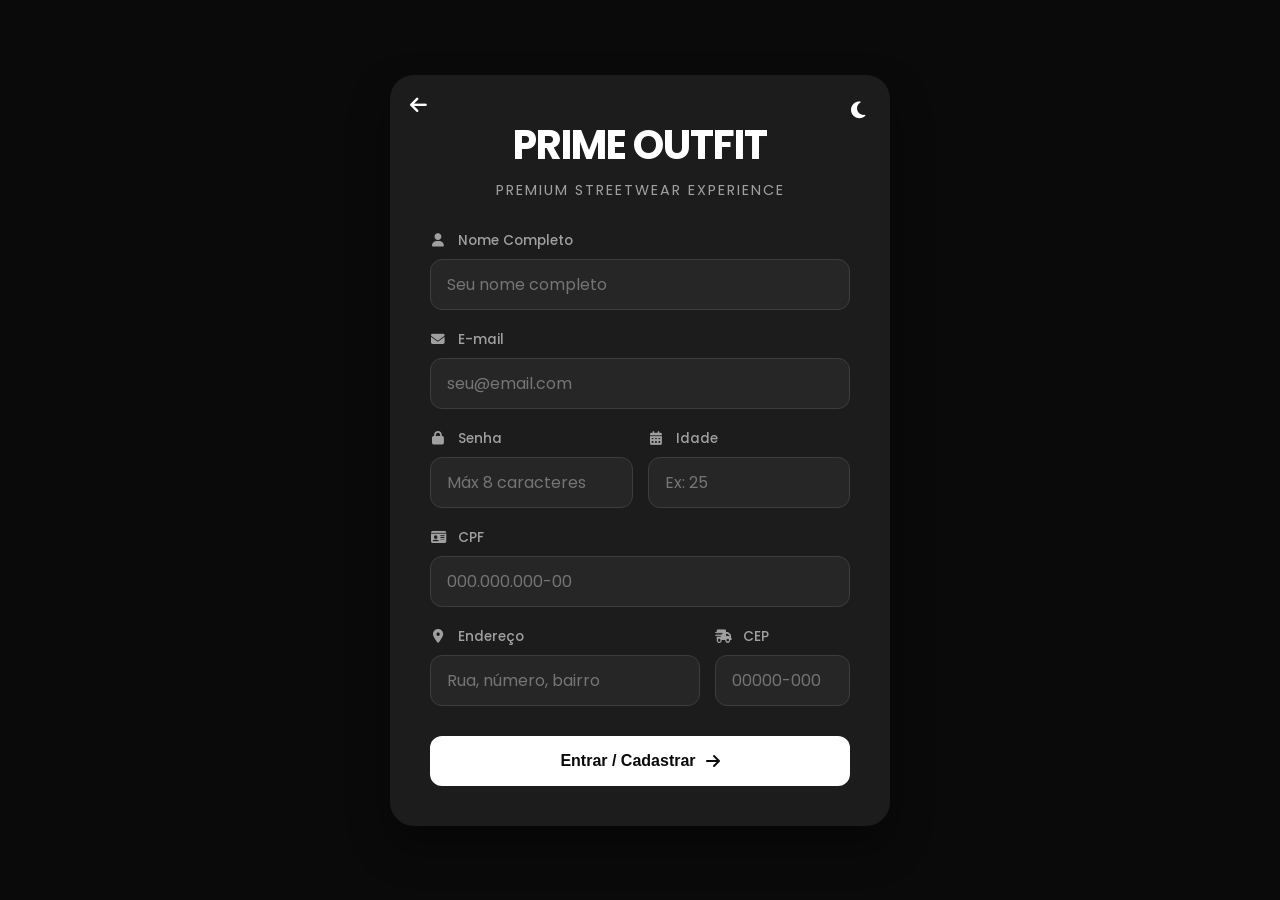
<file: cadastrotest.html>
<!DOCTYPE html>
<html lang="pt-br">

<head>
    <meta charset="UTF-8">
    <meta name="viewport" content="width=device-width, initial-scale=1.0">
    <title>Prime Outfit | Login & Cadastro</title>

    <link rel="stylesheet" href="cadastro.css">

    <link rel="preconnect" href="https://fonts.googleapis.com">
    <link rel="preconnect" href="https://fonts.gstatic.com" crossorigin>

    <link href="https://fonts.googleapis.com/css2?family=Poppins:wght@300;400;500;600;700&family=Playfair+Display:wght@700&display=swap"
        rel="stylesheet">

    <link rel="stylesheet"
        href="https://cdnjs.cloudflare.com/ajax/libs/font-awesome/6.4.0/css/all.min.css">
</head>

<body class="dark-theme">

    <div class="container">

        <div class="auth-card">

            <div class="card-header">

                <button type="button" 
                    onclick="window.history.back()" 
                    class="back-btn" 
                    aria-label="Voltar"
                    style="background: none; border: none; color: inherit; cursor: pointer; font-size: 1.2rem; position: absolute; left: 20px; top: 20px;">
                    <i class="fas fa-arrow-left"></i>
                </button>

                <button id="theme-toggle"
                    class="theme-btn"
                    aria-label="Alternar tema">

                    <i class="fas fa-moon"></i>

                </button>

                <h1 class="brand-logo">
                    Prime Outfit
                </h1>

                <p class="subtitle">
                    Premium Streetwear Experience
                </p>

            </div>

            <form id="auth-form" novalidate>

                <div class="input-group">

                    <label for="nome">
                        <i class="fas fa-user"></i>
                        Nome Completo
                    </label>

                    <input type="text"
                        id="nome"
                        name="nome"
                        placeholder="Seu nome completo"
                        required>

                    <span class="error-msg">
                        Nome é obrigatório
                    </span>

                </div>

                <div class="input-group">

                    <label for="email">
                        <i class="fas fa-envelope"></i>
                        E-mail
                    </label>

                    <input type="email"
                        id="email"
                        name="email"
                        placeholder="seu@email.com"
                        required>

                    <span class="error-msg">
                        E-mail inválido
                    </span>

                </div>

                <div class="row">

                    <div class="input-group">

                        <label for="senha">
                            <i class="fas fa-lock"></i>
                            Senha
                        </label>

                        <input type="password"
                            id="senha"
                            name="senha"
                            maxlength="8"
                            placeholder="Máx 8 caracteres"
                            required>

                        <span class="error-msg">
                            Senha obrigatória
                        </span>

                    </div>

                    <div class="input-group">

                        <label for="idade">
                            <i class="fas fa-calendar-alt"></i>
                            Idade
                        </label>

                        <input type="number"
                            id="idade"
                            name="idade"
                            placeholder="Ex: 25"
                            required>

                        <span class="error-msg">
                            Idade obrigatória
                        </span>

                    </div>

                </div>

                <div class="input-group">

                    <label for="cpf">
                        <i class="fas fa-id-card"></i>
                        CPF
                    </label>

                    <input type="text"
                        id="cpf"
                        name="cpf"
                        placeholder="000.000.000-00"
                        maxlength="14"
                        required>

                    <span class="error-msg">
                        CPF inválido
                    </span>

                </div>

                <div class="row">

                    <div class="input-group flex-2">

                        <label for="endereco">
                            <i class="fas fa-map-marker-alt"></i>
                            Endereço
                        </label>

                        <input type="text"
                            id="endereco"
                            name="endereco"
                            placeholder="Rua, número, bairro"
                            required>

                        <span class="error-msg">
                            Endereço obrigatório
                        </span>

                    </div>

                    <div class="input-group">

                        <label for="cep">
                            <i class="fas fa-truck-fast"></i>
                            CEP
                        </label>

                        <input type="text"
                            id="cep"
                            name="cep"
                            placeholder="00000-000"
                            maxlength="9"
                            required>

                        <span class="error-msg">
                            CEP inválido
                        </span>

                    </div>

                </div>

                <button type="submit"
                    class="submit-btn">

                    <span>
                        Entrar / Cadastrar
                    </span>

                    <i class="fas fa-arrow-right"></i>

                </button>

            </form>

        </div>

    </div>

    <script src="script.js"></script>

</body>

</html>
</file>
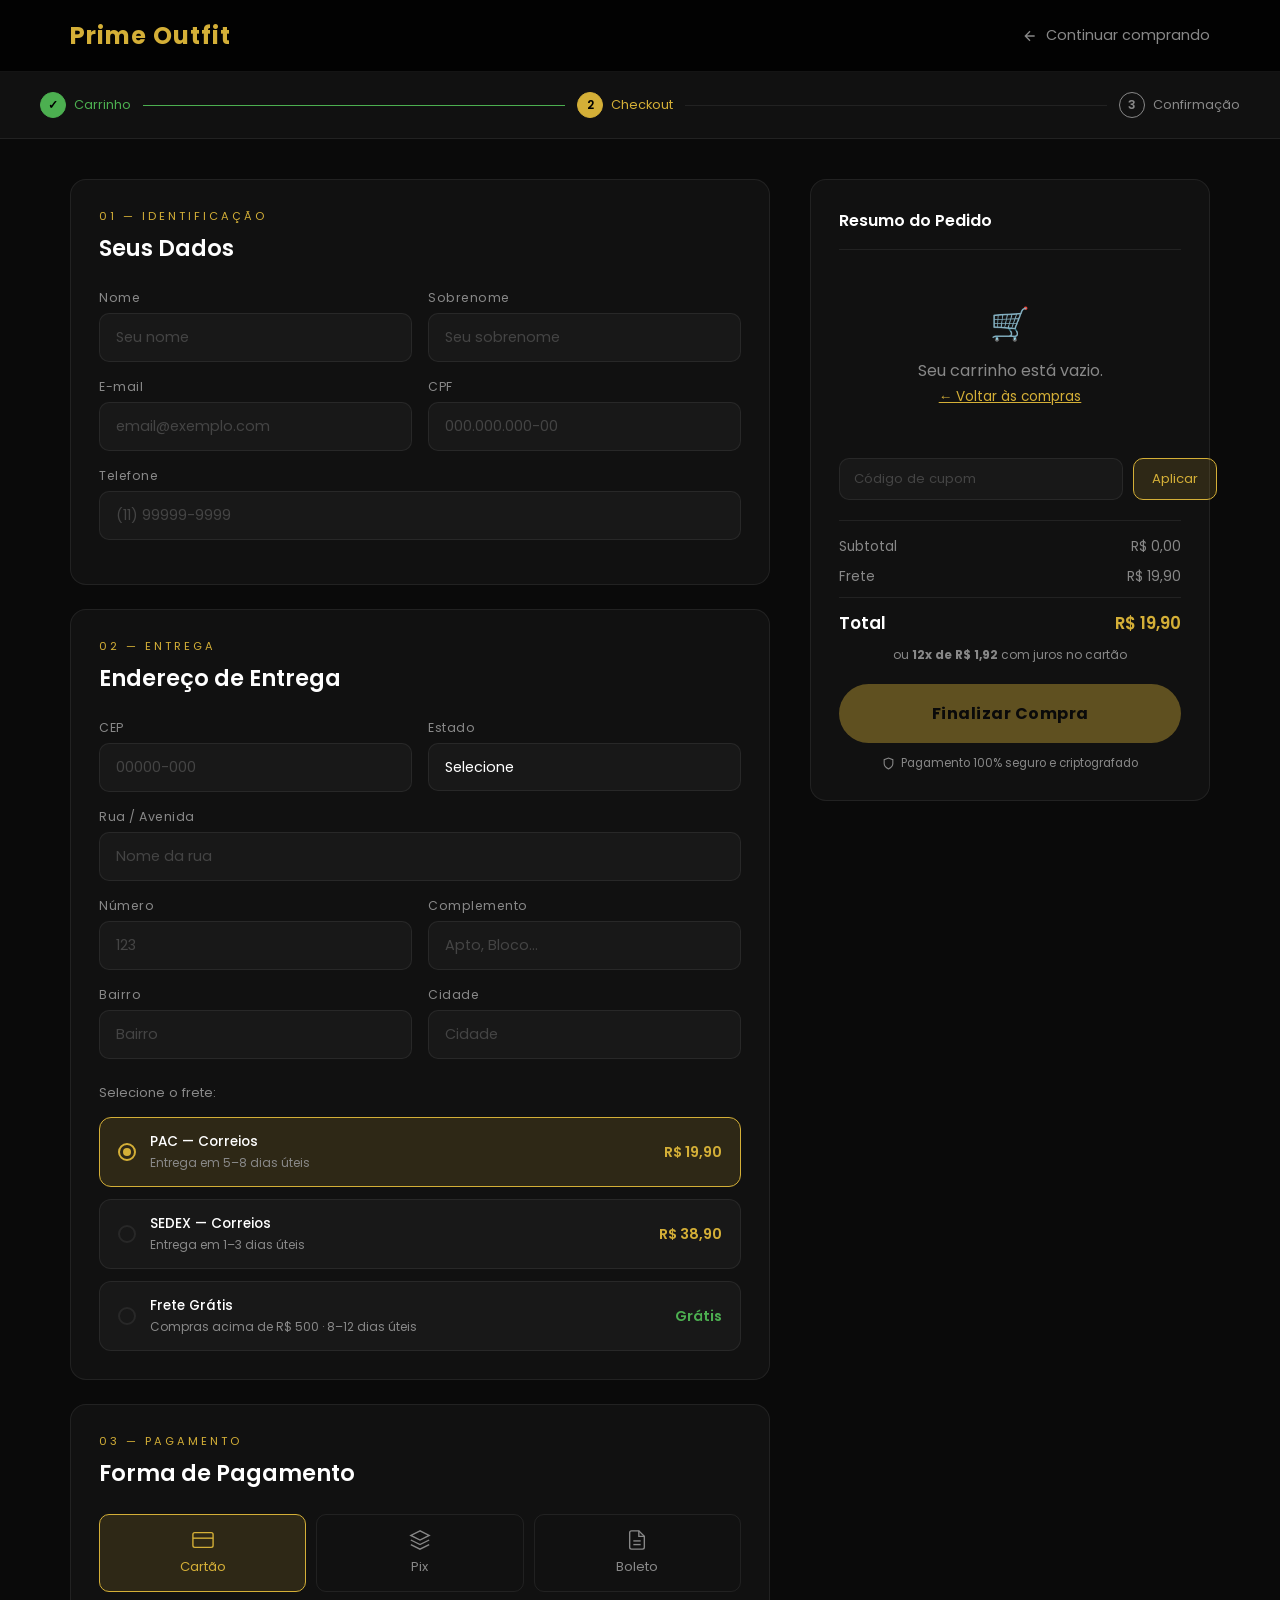
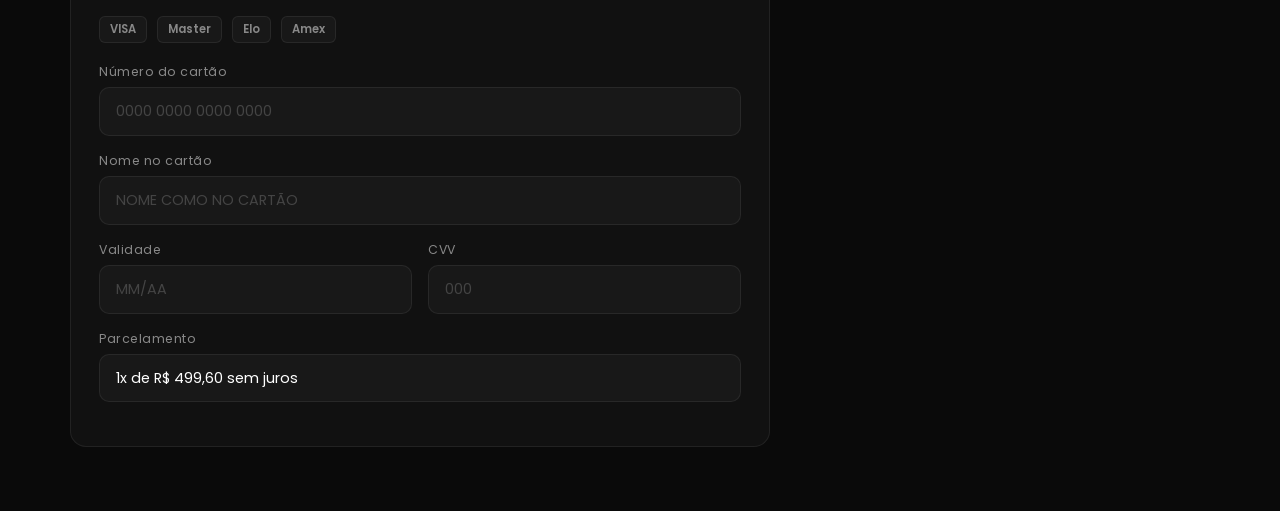
<file: checkout.html>
<!DOCTYPE html>
<html lang="pt-BR">
<head>
  <meta charset="UTF-8" />
  <meta name="viewport" content="width=device-width, initial-scale=1.0" />
  <title>Prime Outfit | Finalizar Compra</title>
  <link rel="preconnect" href="https://fonts.googleapis.com" />
  <link rel="preconnect" href="https://fonts.gstatic.com" crossorigin />
  <link href="https://fonts.googleapis.com/css2?family=Poppins:wght@300;400;500;600;700&display=swap" rel="stylesheet" />
  <link rel="stylesheet" href="checkout.css" />
</head>
<body>

  <!-- HEADER -->
  <header>
    <div class="header-inner">
      <div class="logo">Prime Outfit</div>
      <a href="index.html" class="back-link">
        <svg viewBox="0 0 24 24" fill="none" stroke="currentColor" stroke-width="2"><path d="M19 12H5M12 5l-7 7 7 7"/></svg>
        Continuar comprando
      </a>
    </div>
  </header>

  <!-- BARRA DE PROGRESSO -->
  <div class="progress-bar">
    <div class="progress-inner">
      <div class="step done">
        <div class="step-num">✓</div>
        <span>Carrinho</span>
      </div>
      <div class="step-line done"></div>
      <div class="step active">
        <div class="step-num">2</div>
        <span>Checkout</span>
      </div>
      <div class="step-line"></div>
      <div class="step">
        <div class="step-num">3</div>
        <span>Confirmação</span>
      </div>
    </div>
  </div>

  <!-- LAYOUT -->
  <div class="checkout-layout">

    <!-- COLUNA ESQUERDA -->
    <div class="left-col">

      <!-- DADOS PESSOAIS -->
      <div class="card">
        <p class="section-label">01 — Identificação</p>
        <h2 class="section-title">Seus Dados</h2>
        <div class="form-row">
          <div class="form-group">
            <label>Nome</label>
            <input type="text" placeholder="Seu nome" id="nomeInput" />
          </div>
          <div class="form-group">
            <label>Sobrenome</label>
            <input type="text" placeholder="Seu sobrenome" id="sobrenomeInput" />
          </div>
        </div>
        <div class="form-row">
          <div class="form-group">
            <label>E-mail</label>
            <input type="email" placeholder="email@exemplo.com" id="emailInput" />
          </div>
          <div class="form-group">
            <label>CPF</label>
            <input type="text" placeholder="000.000.000-00" maxlength="14" id="cpfInput" />
          </div>
        </div>
        <div class="form-group">
          <label>Telefone</label>
          <input type="tel" placeholder="(11) 99999-9999" id="telefoneInput" />
        </div>
      </div>

      <!-- ENDEREÇO -->
      <div class="card">
        <p class="section-label">02 — Entrega</p>
        <h2 class="section-title">Endereço de Entrega</h2>
        <div class="form-row">
          <div class="form-group">
            <label>CEP</label>
            <input type="text" placeholder="00000-000" maxlength="9" id="cepInput" />
          </div>
          <div class="form-group">
            <label>Estado</label>
            <select id="estadoInput">
              <option value="">Selecione</option>
              <option>SP</option><option>RJ</option><option>MG</option>
              <option>RS</option><option>PR</option><option>SC</option>
              <option>BA</option><option>GO</option><option>DF</option>
            </select>
          </div>
        </div>
        <div class="form-group">
          <label>Rua / Avenida</label>
          <input type="text" placeholder="Nome da rua" id="ruaInput" />
        </div>
        <div class="form-row">
          <div class="form-group">
            <label>Número</label>
            <input type="text" placeholder="123" id="numeroInput" />
          </div>
          <div class="form-group">
            <label>Complemento</label>
            <input type="text" placeholder="Apto, Bloco..." />
          </div>
        </div>
        <div class="form-row">
          <div class="form-group">
            <label>Bairro</label>
            <input type="text" placeholder="Bairro" id="bairroInput" />
          </div>
          <div class="form-group">
            <label>Cidade</label>
            <input type="text" placeholder="Cidade" id="cidadeInput" />
          </div>
        </div>

        <!-- FRETE -->
        <p style="font-size:0.82rem;color:var(--muted);margin-bottom:14px;margin-top:8px;">Selecione o frete:</p>
        <div class="shipping-options">
          <label class="shipping-opt selected" onclick="selectShip(this)">
            <input type="radio" name="ship" checked />
            <div class="radio-circle"><div class="radio-dot"></div></div>
            <div class="ship-info">
              <div class="ship-name">PAC — Correios</div>
              <div class="ship-days">Entrega em 5–8 dias úteis</div>
            </div>
            <div class="ship-price">R$ 19,90</div>
          </label>
          <label class="shipping-opt" onclick="selectShip(this)">
            <input type="radio" name="ship" />
            <div class="radio-circle"><div class="radio-dot"></div></div>
            <div class="ship-info">
              <div class="ship-name">SEDEX — Correios</div>
              <div class="ship-days">Entrega em 1–3 dias úteis</div>
            </div>
            <div class="ship-price">R$ 38,90</div>
          </label>
          <label class="shipping-opt" onclick="selectShip(this)">
            <input type="radio" name="ship" />
            <div class="radio-circle"><div class="radio-dot"></div></div>
            <div class="ship-info">
              <div class="ship-name">Frete Grátis</div>
              <div class="ship-days">Compras acima de R$ 500 · 8–12 dias úteis</div>
            </div>
            <div class="ship-price" style="color:#4caf50;">Grátis</div>
          </label>
        </div>
      </div>

      <!-- PAGAMENTO -->
      <div class="card">
        <p class="section-label">03 — Pagamento</p>
        <h2 class="section-title">Forma de Pagamento</h2>

        <div class="pay-tabs">
          <button class="pay-tab active" onclick="showPayment('card', this)">
            <svg viewBox="0 0 24 24" fill="none" stroke="currentColor" stroke-width="1.5"><rect x="1" y="4" width="22" height="16" rx="2"/><line x1="1" y1="10" x2="23" y2="10"/></svg>
            Cartão
          </button>
          <button class="pay-tab" onclick="showPayment('pix', this)">
            <svg viewBox="0 0 24 24" fill="none" stroke="currentColor" stroke-width="1.5"><path d="M12 2L2 7l10 5 10-5-10-5zM2 17l10 5 10-5M2 12l10 5 10-5"/></svg>
            Pix
          </button>
          <button class="pay-tab" onclick="showPayment('boleto', this)">
            <svg viewBox="0 0 24 24" fill="none" stroke="currentColor" stroke-width="1.5"><path d="M14 2H6a2 2 0 0 0-2 2v16a2 2 0 0 0 2 2h12a2 2 0 0 0 2-2V8z"/><polyline points="14,2 14,8 20,8"/><line x1="8" y1="13" x2="16" y2="13"/><line x1="8" y1="17" x2="16" y2="17"/></svg>
            Boleto
          </button>
        </div>

        <!-- CARTÃO -->
        <div id="panelCard">
          <div class="card-icons">
            <span class="card-brand">VISA</span>
            <span class="card-brand">Master</span>
            <span class="card-brand">Elo</span>
            <span class="card-brand">Amex</span>
          </div>
          <div class="form-group">
            <label>Número do cartão</label>
            <input type="text" placeholder="0000 0000 0000 0000" maxlength="19" id="cardNum" />
          </div>
          <div class="form-group">
            <label>Nome no cartão</label>
            <input type="text" placeholder="NOME COMO NO CARTÃO" style="text-transform:uppercase;" id="cardNameInput" />
          </div>
          <div class="form-row">
            <div class="form-group">
              <label>Validade</label>
              <input type="text" placeholder="MM/AA" maxlength="5" id="cardExp" />
            </div>
            <div class="form-group">
              <label>CVV</label>
              <input type="text" placeholder="000" maxlength="4" id="cardCvv" />
            </div>
          </div>
          <div class="form-group">
            <label>Parcelamento</label>
            <select>
              <option>1x de R$ 499,60 sem juros</option>
              <option>2x de R$ 249,80 sem juros</option>
              <option>3x de R$ 166,53 sem juros</option>
              <option>6x de R$ 83,27 sem juros</option>
              <option>12x de R$ 45,60 com juros</option>
            </select>
          </div>
        </div>

        <!-- PIX -->
        <div id="panelPix" class="pix-panel">
          <p style="color:var(--muted);font-size:0.85rem;margin-bottom:18px;">Escaneie o QR Code ou copie o código abaixo para pagar via Pix.</p>
          <div class="pix-qr">
            <svg viewBox="0 0 80 80" fill="none" xmlns="http://www.w3.org/2000/svg">
              <rect width="80" height="80" fill="white"/>
              <rect x="5" y="5" width="25" height="25" rx="2" fill="#111"/>
              <rect x="9" y="9" width="17" height="17" rx="1" fill="white"/>
              <rect x="13" y="13" width="9" height="9" fill="#111"/>
              <rect x="50" y="5" width="25" height="25" rx="2" fill="#111"/>
              <rect x="54" y="9" width="17" height="17" rx="1" fill="white"/>
              <rect x="58" y="13" width="9" height="9" fill="#111"/>
              <rect x="5" y="50" width="25" height="25" rx="2" fill="#111"/>
              <rect x="9" y="54" width="17" height="17" rx="1" fill="white"/>
              <rect x="13" y="58" width="9" height="9" fill="#111"/>
              <rect x="35" y="35" width="5" height="5" fill="#d4af37"/>
              <rect x="43" y="35" width="5" height="5" fill="#d4af37"/>
              <rect x="35" y="43" width="5" height="5" fill="#d4af37"/>
              <rect x="43" y="43" width="5" height="5" fill="#d4af37"/>
              <rect x="50" y="35" width="5" height="5" fill="#111"/>
              <rect x="58" y="35" width="5" height="5" fill="#111"/>
              <rect x="66" y="35" width="5" height="5" fill="#111"/>
              <rect x="50" y="50" width="5" height="5" fill="#111"/>
              <rect x="58" y="58" width="5" height="5" fill="#111"/>
            </svg>
          </div>
          <div class="pix-code">00020126580014br.gov.bcb.pix0136a8f3b8c2-3d19-4a70-b9f1-primeoutfit520400005303986540549.605802BR5914PrimeOutfitLTD6009SaoPaulo62290525primeoutfit2026checkout6304AB12</div>
          <button class="btn-copy" onclick="copyPix()">Copiar código Pix</button>
          <p style="font-size:0.75rem;color:var(--muted);margin-top:12px;">Válido por <strong style="color:var(--gold);">30 minutos</strong></p>
        </div>

        <!-- BOLETO -->
        <div id="panelBoleto" class="boleto-panel">
          <p style="color:var(--muted);font-size:0.85rem;margin-bottom:18px;">Vencimento em <strong style="color:var(--text);">3 dias úteis</strong>.</p>
          <div class="boleto-line">7891 2345 6789 0 1234 5678 9012 3 4567 8901 2345 6 78</div>
          <button class="btn-copy" onclick="copyBoleto()">Copiar linha digitável</button>
        </div>
      </div>
    </div>

    <!-- COLUNA DIREITA — RESUMO DINÂMICO -->
    <div class="summary-card">
      <div class="summary-title">Resumo do Pedido</div>

      <!-- Os itens são injetados aqui pelo checkout.js -->
      <div id="orderItems"></div>

      <!-- CUPOM -->
      <div class="coupon-row">
        <input class="coupon-input" type="text" placeholder="Código de cupom" id="couponField" />
        <button class="coupon-btn" onclick="applyCoupon()">Aplicar</button>
      </div>
      <p id="couponMsg" style="font-size:0.75rem;margin-top:-8px;margin-bottom:8px;display:none;"></p>

      <!-- TOTAIS -->
      <div class="totals">
        <div class="total-row">
          <span>Subtotal</span>
          <span id="subtotal">R$ 0,00</span>
        </div>
        <div class="total-row">
          <span>Frete</span>
          <span id="shipLabel">R$ 19,90</span>
        </div>
        <div class="total-row discount" id="discountRow" style="display:none;">
          <span>Desconto (PRIME10)</span>
          <span id="discountVal">− R$ 0,00</span>
        </div>
        <div class="total-row grand">
          <span>Total</span>
          <span id="grandTotal">R$ 0,00</span>
        </div>
      </div>

      <p class="installments">ou <strong>12x de R$ 0,00</strong> com juros no cartão</p>

      <button class="btn-confirm" onclick="confirmOrder()">
        Finalizar Compra
      </button>

      <p class="security-note">
        <svg viewBox="0 0 24 24" fill="none" stroke="currentColor" stroke-width="2"><path d="M12 22s8-4 8-10V5l-8-3-8 3v7c0 6 8 10 8 10z"/></svg>
        Pagamento 100% seguro e criptografado
      </p>
    </div>

  </div>

  <!-- SUCCESS OVERLAY -->
  <div id="successOverlay">
    <div class="success-box">
      <div class="success-icon">
        <svg viewBox="0 0 24 24" fill="none" stroke="currentColor" stroke-width="2.5"><polyline points="20,6 9,17 4,12"/></svg>
      </div>
      <h2>Pedido Confirmado!</h2>
      <p>Seu pedido <span class="order-num">#PO-2026-4891</span> foi recebido com sucesso.<br>Você receberá um e-mail de confirmação em breve.</p>
      <button class="btn-track" onclick="window.location.href='index.html'">Continuar Comprando</button>
    </div>
  </div>

  <script src="checkout.js"></script>

</body>
</html>
</file>
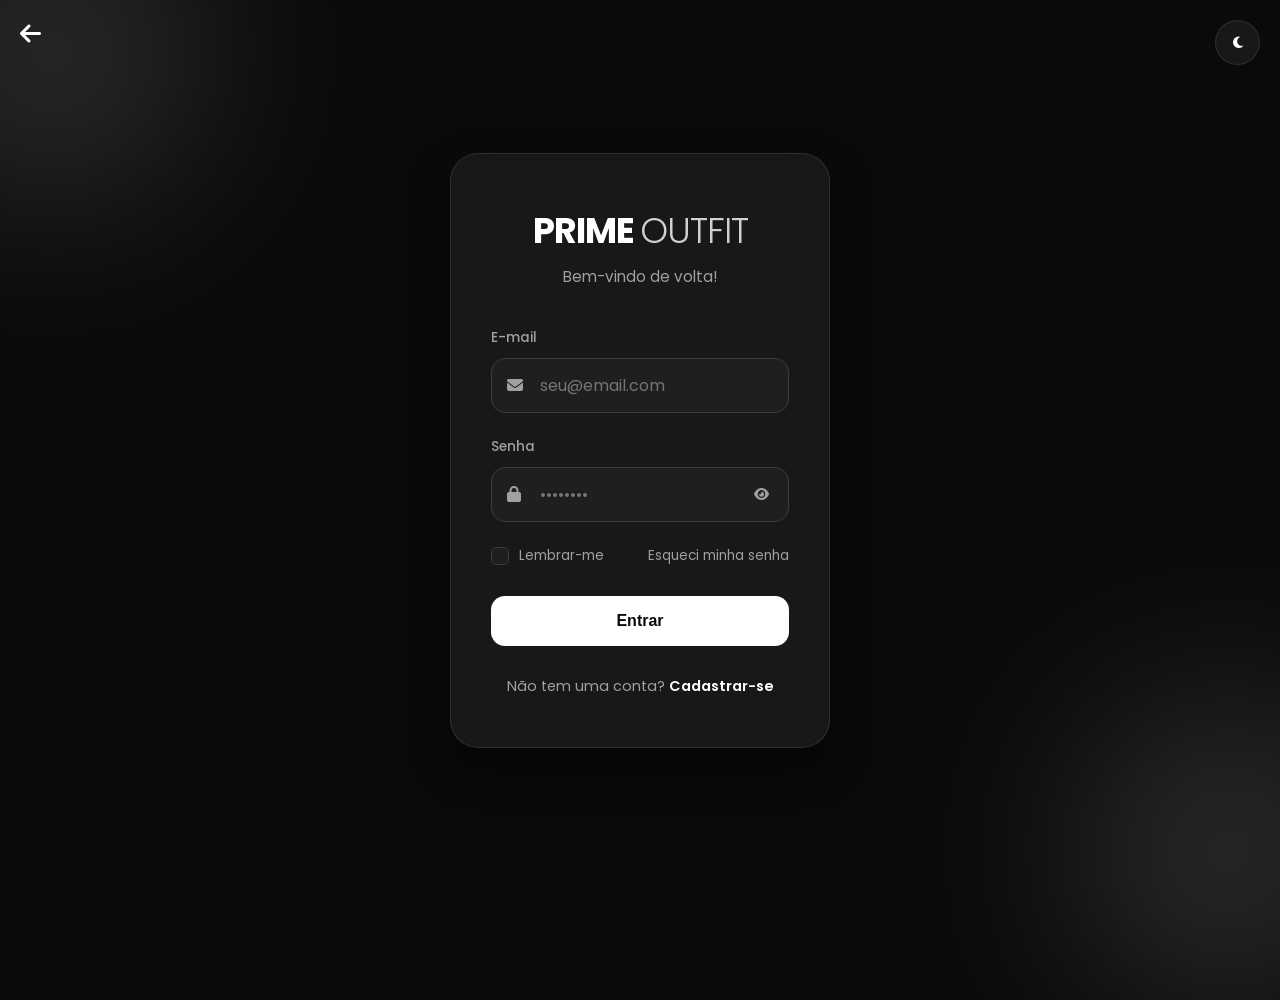
<file: login.html>
<!DOCTYPE html>
<html lang="pt-br">
<head>
    <meta charset="UTF-8">
    <meta name="viewport" content="width=device-width, initial-scale=1.0">
    <title>Login | Prime Outfit</title>
    <link rel="stylesheet" href="login.css">
    <link href="https://fonts.googleapis.com/css2?family=Poppins:wght@300;400;500;600;700&display=swap" rel="stylesheet">
    <link rel="stylesheet" href="https://cdnjs.cloudflare.com/ajax/libs/font-awesome/6.4.0/css/all.min.css">
</head>
<body>
    <button type="button" onclick="window.history.back()" class="back-btn" aria-label="Voltar" style="position: absolute; top: 20px; left: 20px; background: none; border: none; font-size: 1.5rem; cursor: pointer; color: inherit; z-index: 10;">
        <i class="fas fa-arrow-left"></i>
    </button>

    <button class="theme-toggle" id="themeToggle" title="Alternar tema">
        <i class="fas fa-moon"></i>
    </button>

    <div class="login-container">
        <div class="login-card">
            <div class="card-header">
                <div class="logo">
                    <span class="brand-name">PRIME</span>
                    <span class="brand-suffix">OUTFIT</span>
                </div>
                <p class="subtitle">Bem-vindo de volta!</p>
            </div>

            <form id="loginForm" novalidate>
                <div class="input-group" id="emailGroup">
                    <label for="email">E-mail</label>
                    <div class="input-wrapper">
                        <i class="fas fa-envelope input-icon"></i>
                        <input type="email" id="email" name="email" placeholder="seu@email.com" required>
                    </div>
                    <span class="error-message">E-mail inválido</span>
                </div>

                <div class="input-group" id="passwordGroup">
                    <label for="password">Senha</label>
                    <div class="input-wrapper">
                        <i class="fas fa-lock input-icon"></i>
                        <input type="password" id="senha" name="senha" placeholder="••••••••" required maxlength="20">
                        <button type="button" class="toggle-password" id="togglePassword">
                            <i class="fas fa-eye"></i>
                        </button>
                    </div>
                    <span class="error-message">A senha deve ter no máximo 8 caracteres</span>
                </div>

                <div class="form-options">
                    <label class="checkbox-container">
                        <input type="checkbox" id="rememberMe">
                        <span class="checkmark"></span>
                        Lembrar-me
                    </label>
                    <a href="#" class="forgot-password">Esqueci minha senha</a>
                </div>

                <button type="submit" class="login-button" id="loginButton">
                    <span class="button-text">Entrar</span>
                    <div class="loader"></div>
                </button>

                <div class="api-feedback" id="apiFeedback"></div>

                <div class="signup-prompt">
                    Não tem uma conta? <a href="prime-outfit.html">Cadastrar-se</a>
                </div>
            </form>
        </div>
    </div>

    <script src="login.js"></script>
</body>
</html>
</file>
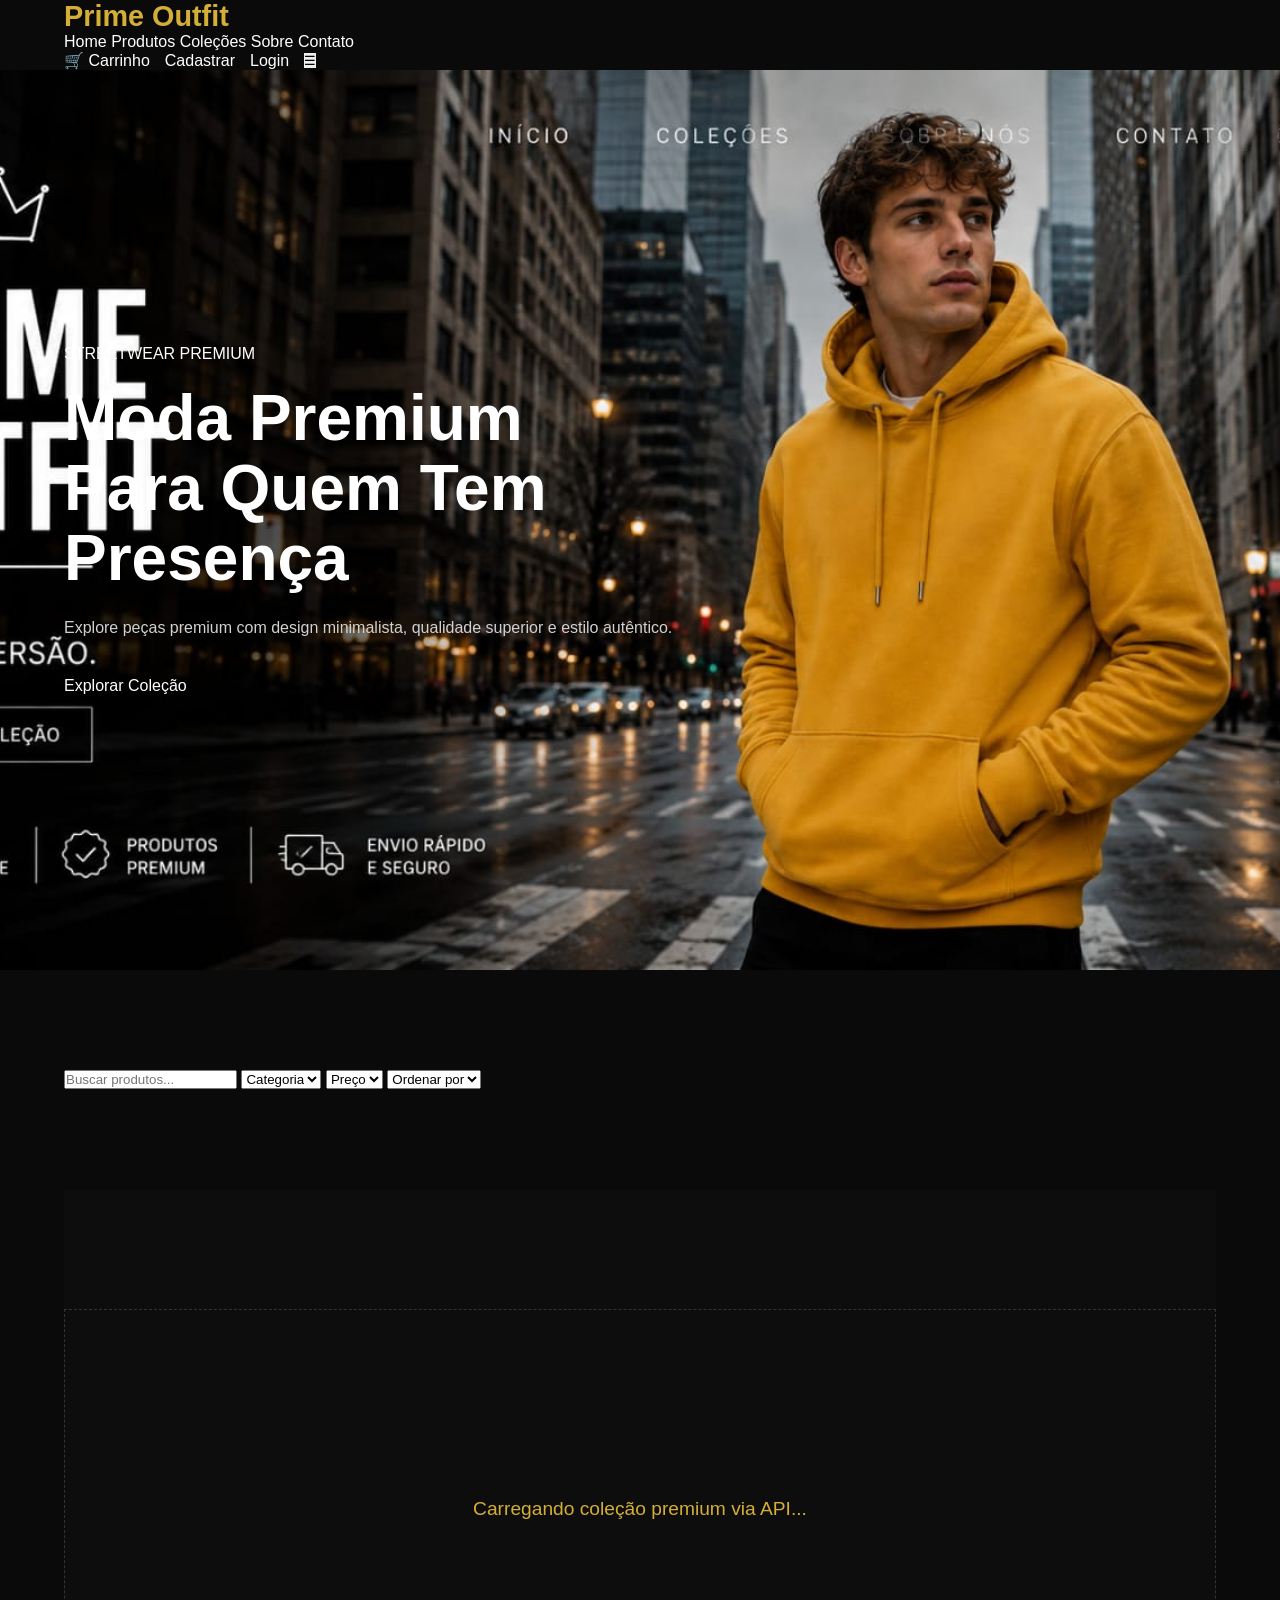
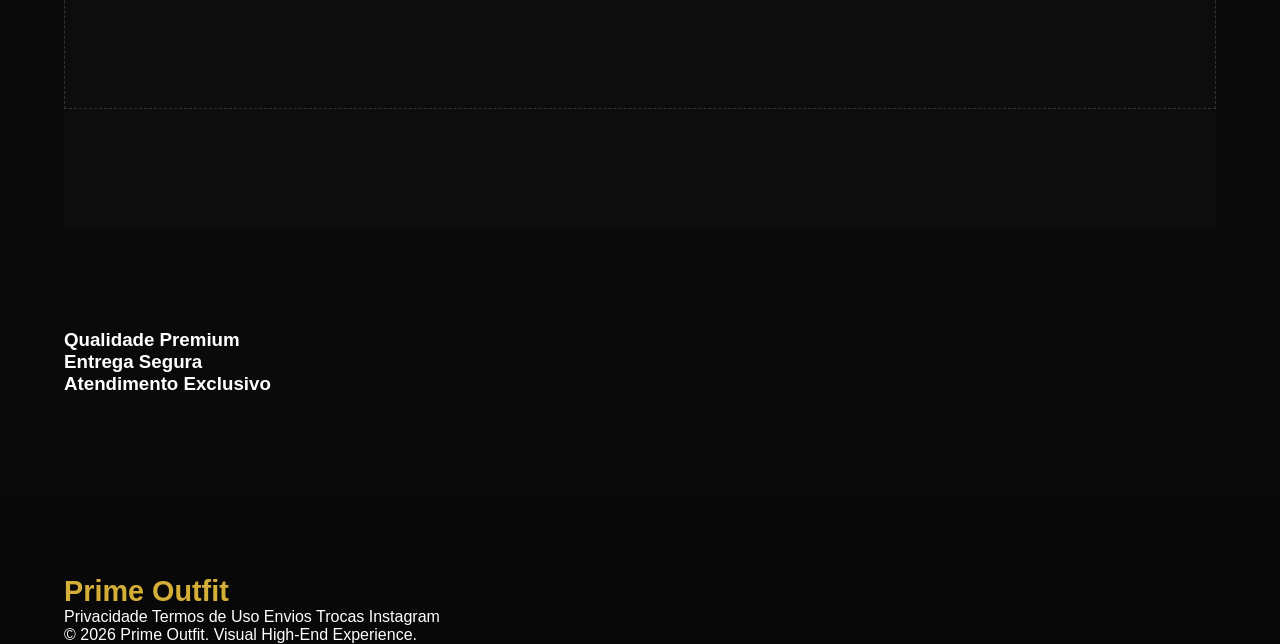
<file: teste.html>
<!DOCTYPE html>
<html lang="pt-br">
<head>
    <meta charset="UTF-8">
    <meta name="viewport" content="width=device-width, initial-scale=1.0">
    <title>Prime Outfit | Moda Premium Masculina</title>
    <link rel="stylesheet" href="style.css">
    <link rel="preconnect" href="https://fonts.googleapis.com">
    <link rel="preconnect" href="https://fonts.gstatic.com" crossorigin>
    <link href="https://fonts.googleapis.com/css2?family=Montserrat:wght@300;400;600;700&display=swap" rel="stylesheet">
</head>
<body style="background-color: #0a0a0a; color: white;">

    <header class="navbar">
        <div class="container">
            <div class="logo">Prime Outfit</div>
            <nav class="nav-menu">
                <a href="#">Home</a>
                <a href="#">Produtos</a>
                <a href="#">Coleções</a>
                <a href="#">Sobre</a>
                <a href="#">Contato</a>
            </nav>
            <div class="nav-actions">
                <a href="#" class="cart-icon">🛒 Carrinho</a>
                <a href="#">Cadastrar</a>
                <a href="#" class="btn-login">Login</a>
                <button class="mobile-menu-btn">☰</button>
            </div>
        </div>
    </header>

    <section class="hero">
        <div class="container">
            <span class="hero-label">STREETWEAR PREMIUM</span>
            <h1>Moda Premium<br>Para Quem Tem<br>Presença</h1>
            <p>Explore peças premium com design minimalista, qualidade superior e estilo autêntico.</p>
            <a href="#" class="btn-primary">Explorar Coleção</a>
        </div>
    </section>

    <section class="filters container">
        <div class="filter-group">
            <input type="text" placeholder="Buscar produtos...">
            <select><option>Categoria</option></select>
            <select><option>Preço</option></select>
            <select><option>Ordenar por</option></select>
        </div>
    </section>

    <section class="products container">
        <div id="cards-container" style="min-height: 400px; display: flex; align-items: center; justify-content: center; border: 1px dashed #333; margin: 20px 0;">
            <!-- Os produtos serão carregados aqui via JavaScript -->
            <p style="text-align: center; color: #d4af37; padding: 50px; font-size: 1.2rem;">Carregando coleção premium via API...</p>
        </div>
    </section>

    <section class="benefits container">
        <div class="benefit-card"><h3>Qualidade Premium</h3></div>
        <div class="benefit-card"><h3>Entrega Segura</h3></div>
        <div class="benefit-card"><h3>Atendimento Exclusivo</h3></div>
    </section>

    <footer class="footer">
        <div class="container">
            <div class="logo">Prime Outfit</div>
            <div class="footer-links">
                <a href="#">Privacidade</a>
                <a href="#">Termos de Uso</a>
                <a href="#">Envios</a>
                <a href="#">Trocas</a>
                <a href="#">Instagram</a>
            </div>
            <p class="copyright">&copy; 2026 Prime Outfit. Visual High-End Experience.</p>
        </div>
    </footer>

</body>
</html>
</file>
<file: cadastro.css>
:root {
    /* Dark Theme (Default) */
    --bg-color: #0a0a0a;
    --card-bg: #1c1c1c;
    --text-primary: #ffffff;
    --text-secondary: #a0a0a0;
    --accent-color: #ffffff;
    --accent-hover: #e0e0e0;
    --input-bg: #262626;
    --input-border: #3d3d3d;
    --error-color: #ff4d4d;
    --shadow: 0 20px 40px rgba(0, 0, 0, 0.4);
    --transition: all 0.3s ease;
}

body.light-theme {
    --bg-color: #f5f5f7;
    --card-bg: #ffffff;
    --text-primary: #1a1a1a;
    --text-secondary: #666666;
    --accent-color: #1a1a1a;
    --accent-hover: #333333;
    --input-bg: #f9f9f9;
    --input-border: #e0e0e0;
    --shadow: 0 20px 40px rgba(0, 0, 0, 0.1);
}

* {
    margin: 0;
    padding: 0;
    box-sizing: border-box;
}

body {
    font-family: 'Poppins', sans-serif;
    background-color: var(--bg-color);
    color: var(--text-primary);
    display: flex;
    justify-content: center;
    align-items: center;
    min-height: 100vh;
    transition: background-color 0.5s ease, color 0.5s ease;
    padding: 20px;
}

.container {
    width: 100%;
    max-width: 500px;
    animation: fadeIn 0.8s ease-out;
}

@keyframes fadeIn {
    from { opacity: 0; transform: translateY(20px); }
    to { opacity: 1; transform: translateY(0); }
}

.auth-card {
    background-color: var(--card-bg);
    padding: 40px;
    border-radius: 24px;
    box-shadow: var(--shadow);
    position: relative;
    overflow: hidden;
    transition: var(--transition);
}

.card-header {
    text-align: center;
    margin-bottom: 30px;
}
 
.theme-btn {
    position: absolute;
    top: 25px;
    right: 25px;
    background: none;
    border: none;
    color: var(--text-primary);
    font-size: 1.2rem;
    cursor: pointer;
    transition: var(--transition);
    z-index: 10;
}

.theme-btn:hover {
    transform: rotate(15deg) scale(1.1);
}

.brand-logo {
    font-family: 'Poppins', sans-serif;
    font-weight: 700;
    font-size: 2.5rem;
    letter-spacing: -1px;
    margin-bottom: 5px;
    text-transform: uppercase;
}

.subtitle {
    color: var(--text-secondary);
    font-size: 0.9rem;
    text-transform: uppercase;
    letter-spacing: 2px;
}

.input-group {
    margin-bottom: 20px;
    display: flex;
    flex-direction: column;
}

.input-group label {
    font-size: 0.85rem;
    font-weight: 500;
    margin-bottom: 8px;
    color: var(--text-secondary);
}

.input-group label i {
    margin-right: 8px;
    width: 16px;
    text-align: center;
}


.input-group input:focus {
    outline: none;
    border-color: var(--text-primary);
    background-color: var(--card-bg);
}

.row {
    display: flex;
    gap: 15px;
    width: 100%;
}

.row .input-group {
    flex: 1;
    min-width: 0; /* Prevents flex items from overflowing */
}

.row .input-group.flex-2 {
    flex: 2;
}

.input-group input {
    width: 100%;
    background-color: var(--input-bg);
    border: 1px solid var(--input-border);
    border-radius: 12px;
    padding: 12px 16px;
    color: var(--text-primary);
    font-family: inherit;
    font-size: 1rem;
    transition: var(--transition);
}

.error-msg {
    color: var(--error-color);
    font-size: 0.75rem;
    margin-top: 5px;
    display: none;
}

.input-group.error input {
    border-color: var(--error-color);
}

.input-group.error .error-msg {
    display: block;
}

.submit-btn {
    width: 100%;
    padding: 16px;
    background-color: var(--accent-color);
    color: var(--bg-color);
    border: none;
    border-radius: 12px;
    font-size: 1rem;
    font-weight: 600;
    cursor: pointer;
    margin-top: 10px;
    display: flex;
    justify-content: center;
    align-items: center;
    gap: 10px;
    transition: var(--transition);
}

.submit-btn:hover {
    background-color: var(--accent-hover);
    transform: translateY(-2px);
    box-shadow: 0 10px 20px rgba(0, 0, 0, 0.2);
}

.submit-btn:active {
    transform: translateY(0);
}

/* Responsive adjustments */
@media (max-width: 480px) {
    .auth-card {
        padding: 30px 20px;
    }
    
    .row {
        flex-direction: column;
        gap: 0;
    }
    
    .brand-logo {
        font-size: 2rem;
    }
}
</file>
<file: checkout.css>
*, *::before, *::after { margin: 0; padding: 0; box-sizing: border-box; }
 
:root {
  --gold: #d4af37;
  --gold-light: #e8c84a;
  --gold-dim: rgba(212,175,55,0.15);
  --bg: #0a0a0a;
  --bg2: #111111;
  --bg3: #181818;
  --border: rgba(255,255,255,0.07);
  --text: #ffffff;
  --muted: #888888;
  --danger: #e05555;
}
 
html { scroll-behavior: smooth; }
 
body {
  font-family: 'Poppins', sans-serif;
  background: var(--bg);
  color: var(--text);
  min-height: 100vh;
}
 
/* ===== HEADER ===== */
header {
  position: sticky;
  top: 0;
  z-index: 100;
  background: rgba(0,0,0,0.75);
  backdrop-filter: blur(12px);
  border-bottom: 1px solid var(--border);
  padding: 18px 0;
}
.header-inner {
  max-width: 1200px;
  margin: 0 auto;
  padding: 0 30px;
  display: flex;
  align-items: center;
  justify-content: space-between;
}
.logo {
  font-size: 1.5rem;
  font-weight: 700;
  color: var(--gold);
  letter-spacing: 1px;
}
.back-link {
  display: flex;
  align-items: center;
  gap: 8px;
  color: var(--muted);
  text-decoration: none;
  font-size: 0.9rem;
  transition: color 0.25s;
}
.back-link:hover { color: var(--gold); }
.back-link svg { width: 16px; height: 16px; }
 
/* ===== PROGRESS BAR ===== */
.progress-bar {
  background: var(--bg2);
  padding: 20px 30px;
  border-bottom: 1px solid var(--border);
}
.progress-inner {
  max-width: 1200px;
  margin: 0 auto;
  display: flex;
  align-items: center;
  gap: 0;
}
.step {
  display: flex;
  align-items: center;
  gap: 8px;
  font-size: 0.8rem;
  color: var(--muted);
}
.step.active { color: var(--gold); }
.step.done { color: #4caf50; }
.step-num {
  width: 26px;
  height: 26px;
  border-radius: 50%;
  border: 1.5px solid currentColor;
  display: flex;
  align-items: center;
  justify-content: center;
  font-size: 0.75rem;
  font-weight: 600;
  flex-shrink: 0;
}
.step.done .step-num { background: #4caf50; border-color: #4caf50; color: #000; }
.step.active .step-num { background: var(--gold); border-color: var(--gold); color: #000; }
.step-line {
  flex: 1;
  height: 1px;
  background: var(--border);
  margin: 0 12px;
}
.step-line.done { background: #4caf50; }
 
/* ===== MAIN LAYOUT ===== */
.checkout-layout {
  max-width: 1200px;
  margin: 0 auto;
  padding: 40px 30px;
  display: grid;
  grid-template-columns: 1fr 400px;
  gap: 40px;
  align-items: start;
}
 
/* ===== SECTION LABELS ===== */
.section-label {
  font-size: 0.7rem;
  letter-spacing: 3px;
  color: var(--gold);
  text-transform: uppercase;
  margin-bottom: 6px;
}
.section-title {
  font-size: 1.4rem;
  font-weight: 600;
  margin-bottom: 24px;
}
 
/* ===== CARDS ===== */
.card {
  background: var(--bg2);
  border: 1px solid var(--border);
  border-radius: 16px;
  padding: 28px;
  margin-bottom: 24px;
}
 
/* ===== FORM ===== */
.form-row {
  display: grid;
  grid-template-columns: 1fr 1fr;
  gap: 16px;
}
.form-group {
  display: flex;
  flex-direction: column;
  gap: 6px;
  margin-bottom: 16px;
}
.form-group label {
  font-size: 0.78rem;
  color: var(--muted);
  letter-spacing: 0.5px;
}
.form-group input,
.form-group select {
  background: var(--bg3);
  border: 1px solid var(--border);
  border-radius: 10px;
  padding: 13px 16px;
  color: var(--text);
  font-family: 'Poppins', sans-serif;
  font-size: 0.9rem;
  outline: none;
  transition: border-color 0.25s;
  appearance: none;
}
.form-group input::placeholder { color: #444; }
.form-group input:focus,
.form-group select:focus { border-color: var(--gold); }
.form-group.full { grid-column: 1 / -1; }
 
/* ===== PAYMENT TABS ===== */
.pay-tabs {
  display: flex;
  gap: 10px;
  margin-bottom: 24px;
}
.pay-tab {
  flex: 1;
  padding: 14px 10px;
  border-radius: 10px;
  border: 1px solid var(--border);
  background: transparent;
  color: var(--muted);
  font-family: 'Poppins', sans-serif;
  font-size: 0.82rem;
  cursor: pointer;
  display: flex;
  flex-direction: column;
  align-items: center;
  gap: 6px;
  transition: all 0.25s;
}
.pay-tab svg { width: 22px; height: 22px; }
.pay-tab.active {
  border-color: var(--gold);
  color: var(--gold);
  background: var(--gold-dim);
}
.pay-tab:hover:not(.active) { border-color: rgba(255,255,255,0.15); color: var(--text); }
 
.card-icons {
  display: flex;
  gap: 10px;
  margin-bottom: 20px;
}
.card-brand {
  background: var(--bg3);
  border: 1px solid var(--border);
  border-radius: 6px;
  padding: 4px 10px;
  font-size: 0.72rem;
  font-weight: 600;
  color: var(--muted);
}
 
/* ===== PIX / BOLETO PANELS ===== */
.pix-panel {
  display: none;
  text-align: center;
  padding: 24px;
}
.pix-panel.visible { display: block; }
.pix-qr {
  width: 140px;
  height: 140px;
  background: #fff;
  border-radius: 12px;
  margin: 0 auto 16px;
  display: flex;
  align-items: center;
  justify-content: center;
  padding: 10px;
}
.pix-qr svg { width: 100%; height: 100%; }
.pix-code {
  background: var(--bg3);
  border: 1px solid var(--border);
  border-radius: 8px;
  padding: 12px 16px;
  font-size: 0.72rem;
  color: var(--muted);
  word-break: break-all;
  text-align: left;
  margin-bottom: 12px;
}
.boleto-panel { display: none; text-align: center; padding: 24px; }
.boleto-panel.visible { display: block; }
.boleto-line {
  font-size: 0.7rem;
  color: var(--muted);
  letter-spacing: 2px;
  background: var(--bg3);
  border: 1px dashed var(--border);
  border-radius: 8px;
  padding: 14px;
  margin-bottom: 12px;
  word-spacing: 6px;
}
.btn-copy {
  background: transparent;
  border: 1px solid var(--gold);
  color: var(--gold);
  border-radius: 8px;
  padding: 10px 22px;
  font-family: 'Poppins', sans-serif;
  font-size: 0.82rem;
  cursor: pointer;
  transition: all 0.25s;
}
.btn-copy:hover { background: var(--gold-dim); }
 
/* ===== ORDER SUMMARY ===== */
.summary-card {
  background: var(--bg2);
  border: 1px solid var(--border);
  border-radius: 16px;
  padding: 28px;
  position: sticky;
  top: 90px;
}
.summary-title {
  font-size: 1rem;
  font-weight: 600;
  margin-bottom: 20px;
  padding-bottom: 16px;
  border-bottom: 1px solid var(--border);
}
.order-item {
  display: flex;
  gap: 14px;
  margin-bottom: 16px;
  align-items: center;
}
.item-img {
  width: 60px;
  height: 60px;
  border-radius: 10px;
  object-fit: cover;
  flex-shrink: 0;
  background: var(--bg3);
}
.item-details { flex: 1; }
.item-name { font-size: 0.85rem; font-weight: 500; margin-bottom: 4px; }
.item-variant { font-size: 0.75rem; color: var(--muted); }
.item-qty {
  display: flex;
  align-items: center;
  gap: 8px;
  margin-top: 8px;
}
.qty-btn {
  width: 24px;
  height: 24px;
  border-radius: 6px;
  border: 1px solid var(--border);
  background: var(--bg3);
  color: var(--text);
  cursor: pointer;
  font-size: 0.9rem;
  display: flex;
  align-items: center;
  justify-content: center;
  transition: border-color 0.2s;
}
.qty-btn:hover { border-color: var(--gold); color: var(--gold); }
.qty-count { font-size: 0.82rem; min-width: 18px; text-align: center; }
.item-price { font-size: 0.9rem; color: var(--gold); font-weight: 600; white-space: nowrap; }
 
.coupon-row {
  display: flex;
  gap: 10px;
  margin: 20px 0;
}
.coupon-input {
  flex: 1;
  background: var(--bg3);
  border: 1px solid var(--border);
  border-radius: 10px;
  padding: 10px 14px;
  color: var(--text);
  font-family: 'Poppins', sans-serif;
  font-size: 0.82rem;
  outline: none;
}
.coupon-input:focus { border-color: var(--gold); }
.coupon-input::placeholder { color: #444; }
.coupon-btn {
  background: var(--gold-dim);
  border: 1px solid var(--gold);
  border-radius: 10px;
  padding: 10px 18px;
  color: var(--gold);
  font-family: 'Poppins', sans-serif;
  font-size: 0.82rem;
  cursor: pointer;
  transition: background 0.25s;
}
.coupon-btn:hover { background: rgba(212,175,55,0.25); }
 
.totals { border-top: 1px solid var(--border); padding-top: 16px; margin-top: 4px; }
.total-row {
  display: flex;
  justify-content: space-between;
  font-size: 0.85rem;
  margin-bottom: 10px;
  color: var(--muted);
}
.total-row.discount span:last-child { color: #4caf50; }
.total-row.grand {
  font-size: 1.05rem;
  font-weight: 600;
  color: var(--text);
  padding-top: 12px;
  border-top: 1px solid var(--border);
  margin-top: 8px;
}
.total-row.grand span:last-child { color: var(--gold); }
 
.installments {
  font-size: 0.75rem;
  color: var(--muted);
  text-align: center;
  margin-top: 10px;
}
 
/* ===== BOTÃO CONFIRMAR ===== */
.btn-confirm {
  width: 100%;
  padding: 17px;
  border-radius: 50px;
  background: var(--gold);
  color: #000;
  font-family: 'Poppins', sans-serif;
  font-size: 1rem;
  font-weight: 700;
  border: none;
  cursor: pointer;
  margin-top: 20px;
  letter-spacing: 0.5px;
  transition: all 0.3s;
  position: relative;
  overflow: hidden;
}
.btn-confirm:hover {
  background: var(--gold-light);
  transform: translateY(-2px);
  box-shadow: 0 12px 30px rgba(212,175,55,0.3);
}
.btn-confirm:active { transform: translateY(0); }
 
.security-note {
  display: flex;
  align-items: center;
  justify-content: center;
  gap: 6px;
  font-size: 0.72rem;
  color: var(--muted);
  margin-top: 12px;
}
.security-note svg { width: 13px; height: 13px; }
 
/* ===== FRETE ===== */
.shipping-options { display: flex; flex-direction: column; gap: 12px; }
.shipping-opt {
  display: flex;
  align-items: center;
  gap: 14px;
  background: var(--bg3);
  border: 1px solid var(--border);
  border-radius: 12px;
  padding: 14px 18px;
  cursor: pointer;
  transition: all 0.25s;
}
.shipping-opt:hover { border-color: rgba(255,255,255,0.15); }
.shipping-opt.selected { border-color: var(--gold); background: var(--gold-dim); }
.shipping-opt input[type="radio"] { display: none; }
.radio-circle {
  width: 18px;
  height: 18px;
  border-radius: 50%;
  border: 2px solid var(--border);
  flex-shrink: 0;
  display: flex;
  align-items: center;
  justify-content: center;
  transition: border-color 0.25s;
}
.shipping-opt.selected .radio-circle { border-color: var(--gold); }
.radio-dot {
  width: 8px;
  height: 8px;
  border-radius: 50%;
  background: var(--gold);
  display: none;
}
.shipping-opt.selected .radio-dot { display: block; }
.ship-info { flex: 1; }
.ship-name { font-size: 0.85rem; font-weight: 500; }
.ship-days { font-size: 0.75rem; color: var(--muted); margin-top: 2px; }
.ship-price { font-size: 0.9rem; font-weight: 600; color: var(--gold); }
 
/* ===== SUCCESS OVERLAY ===== */
#successOverlay {
  display: none;
  position: fixed;
  inset: 0;
  background: rgba(0,0,0,0.92);
  z-index: 999;
  align-items: center;
  justify-content: center;
}
#successOverlay.show { display: flex; }
.success-box {
  background: var(--bg2);
  border: 1px solid var(--border);
  border-radius: 24px;
  padding: 50px 40px;
  text-align: center;
  max-width: 420px;
  animation: popIn 0.4s cubic-bezier(0.34, 1.56, 0.64, 1) forwards;
}
@keyframes popIn {
  from { transform: scale(0.8); opacity: 0; }
  to { transform: scale(1); opacity: 1; }
}
.success-icon {
  width: 72px;
  height: 72px;
  border-radius: 50%;
  background: rgba(76,175,80,0.15);
  border: 2px solid #4caf50;
  display: flex;
  align-items: center;
  justify-content: center;
  margin: 0 auto 24px;
}
.success-icon svg { width: 36px; height: 36px; color: #4caf50; }
.success-box h2 { font-size: 1.5rem; margin-bottom: 10px; }
.success-box p { color: var(--muted); font-size: 0.9rem; line-height: 1.7; margin-bottom: 24px; }
.order-num { color: var(--gold); font-weight: 600; }
.btn-track {
  display: inline-block;
  padding: 14px 36px;
  border-radius: 50px;
  background: var(--gold);
  color: #000;
  font-family: 'Poppins', sans-serif;
  font-size: 0.9rem;
  font-weight: 700;
  border: none;
  cursor: pointer;
  transition: 0.3s;
}
.btn-track:hover { transform: translateY(-3px); box-shadow: 0 10px 25px rgba(212,175,55,0.3); }
 
/* ===== RESPONSIVIDADE ===== */
@media(max-width: 900px) {
  .checkout-layout { grid-template-columns: 1fr; }
  .summary-card { position: static; }
}
@media(max-width: 600px) {
  .form-row { grid-template-columns: 1fr; }
  .checkout-layout { padding: 24px 16px; }
  .card { padding: 20px; }
  .pay-tabs { gap: 8px; }
}
</file>
<file: login.css>
:root {
    /* Dark Theme (Default) */
    --bg-color: #0a0a0a;
    --card-bg: rgba(28, 28, 28, 0.8);
    --card-border: rgba(255, 255, 255, 0.1);
    --text-primary: #ffffff;
    --text-secondary: #a0a0a0;
    --accent-color: #ffffff;
    --accent-hover: #e0e0e0;
    --input-bg: rgba(38, 38, 38, 0.5);
    --input-border: #3d3d3d;
    --error-color: #ff4d4d;
    --success-color: #00e676;
    --shadow: 0 20px 40px rgba(0, 0, 0, 0.6);
    --transition: all 0.3s cubic-bezier(0.4, 0, 0.2, 1);
}

body.light-theme {
    --bg-color: #f5f5f7;
    --card-bg: rgba(255, 255, 255, 0.8);
    --card-border: rgba(0, 0, 0, 0.05);
    --text-primary: #1a1a1a;
    --text-secondary: #666666;
    --accent-color: #1a1a1a;
    --accent-hover: #333333;
    --input-bg: rgba(240, 240, 240, 0.5);
    --input-border: #e0e0e0;
    --shadow: 0 20px 40px rgba(0, 0, 0, 0.1);
}

* {
    margin: 0;
    padding: 0;
    box-sizing: border-box;
}

body {
    font-family: 'Poppins', sans-serif;
    background-color: var(--bg-color);
    color: var(--text-primary);
    display: flex;
    justify-content: center;
    align-items: center;
    min-height: 100vh;
    transition: background-color 0.5s ease, color 0.5s ease;
    overflow: hidden;
    position: relative;
}

/* Background Animated Orbs (Premium Touch) */
body::before, body::after {
    content: '';
    position: absolute;
    width: 300px;
    height: 300px;
    border-radius: 50%;
    filter: blur(100px);
    z-index: -1;
    opacity: 0.15;
}

body::before {
    background: var(--accent-color);
    top: -100px;
    left: -100px;
}

body::after {
    background: var(--accent-color);
    bottom: -100px;
    right: -100px;
}

.theme-toggle {
    position: fixed;
    top: 20px;
    right: 20px;
    width: 45px;
    height: 45px;
    border-radius: 50%;
    border: 1px solid var(--card-border);
    background: var(--card-bg);
    color: var(--text-primary);
    cursor: pointer;
    display: flex;
    justify-content: center;
    align-items: center;
    backdrop-filter: blur(10px);
    transition: var(--transition);
    z-index: 100;
}

.theme-toggle:hover {
    transform: scale(1.1);
    box-shadow: 0 0 15px rgba(0,0,0,0.1);
}

.login-container {
    width: 100%;
    max-width: 420px;
    padding: 20px;
    z-index: 1;
}

.login-card {
    background: var(--card-bg);
    backdrop-filter: blur(20px);
    -webkit-backdrop-filter: blur(20px);
    border: 1px solid var(--card-border);
    border-radius: 28px;
    padding: 50px 40px;
    box-shadow: var(--shadow);
    animation: slideUp 0.8s ease-out;
}

@keyframes slideUp {
    from { opacity: 0; transform: translateY(30px); }
    to { opacity: 1; transform: translateY(0); }
}

.card-header {
    text-align: center;
    margin-bottom: 40px;
}

.logo {
    font-size: 2.2rem;
    font-weight: 700;
    letter-spacing: -1px;
    margin-bottom: 8px;
}

.brand-suffix {
    font-weight: 300;
    opacity: 0.8;
}

.subtitle {
    color: var(--text-secondary);
    font-size: 0.95rem;
}

.input-group {
    margin-bottom: 24px;
    position: relative;
}

.input-group label {
    display: block;
    font-size: 0.85rem;
    font-weight: 500;
    margin-bottom: 10px;
    color: var(--text-secondary);
    transition: var(--transition);
}

.input-wrapper {
    position: relative;
}

.input-icon {
    position: absolute;
    left: 16px;
    top: 50%;
    transform: translateY(-50%);
    color: var(--text-secondary);
    font-size: 1rem;
    transition: var(--transition);
}

.input-group input {
    width: 100%;
    padding: 14px 16px 14px 48px;
    background: var(--input-bg);
    border: 1px solid var(--input-border);
    border-radius: 14px;
    color: var(--text-primary);
    font-family: inherit;
    font-size: 1rem;
    transition: var(--transition);
}

.input-group input:focus {
    outline: none;
    border-color: var(--text-primary);
    background: var(--card-bg);
    box-shadow: 0 0 0 4px rgba(255, 255, 255, 0.05);
}

.input-group.invalid input {
    border-color: var(--error-color);
}

.input-group.invalid label {
    color: var(--error-color);
}

.input-group.invalid .input-icon {
    color: var(--error-color);
}

.error-message {
    color: var(--error-color);
    font-size: 0.75rem;
    margin-top: 6px;
    display: none;
    animation: fadeIn 0.3s ease;
}

.input-group.invalid .error-message {
    display: block;
}

.toggle-password {
    position: absolute;
    right: 16px;
    top: 50%;
    transform: translateY(-50%);
    background: none;
    border: none;
    color: var(--text-secondary);
    cursor: pointer;
    padding: 4px;
    transition: var(--transition);
}

.toggle-password:hover {
    color: var(--text-primary);
}

.form-options {
    display: flex;
    justify-content: space-between;
    align-items: center;
    margin-bottom: 30px;
    font-size: 0.85rem;
}

.checkbox-container {
    display: flex;
    align-items: center;
    gap: 10px;
    cursor: pointer;
    color: var(--text-secondary);
    user-select: none;
}

.checkbox-container input {
    display: none;
}

.checkmark {
    width: 18px;
    height: 18px;
    border: 1px solid var(--input-border);
    border-radius: 5px;
    background: var(--input-bg);
    position: relative;
    transition: var(--transition);
}

.checkbox-container:hover .checkmark {
    border-color: var(--text-primary);
}

.checkbox-container input:checked + .checkmark {
    background: var(--accent-color);
    border-color: var(--accent-color);
}

.checkmark::after {
    content: '\f00c';
    font-family: 'Font Awesome 6 Free';
    font-weight: 900;
    position: absolute;
    top: 50%;
    left: 50%;
    transform: translate(-50%, -50%) scale(0);
    color: var(--bg-color);
    font-size: 10px;
    transition: var(--transition);
}

.checkbox-container input:checked + .checkmark::after {
    transform: translate(-50%, -50%) scale(1);
}

.forgot-password {
    color: var(--text-secondary);
    text-decoration: none;
    transition: var(--transition);
}

.forgot-password:hover {
    color: var(--text-primary);
}

.login-button {
    width: 100%;
    padding: 16px;
    background: var(--accent-color);
    color: var(--bg-color);
    border: none;
    border-radius: 14px;
    font-size: 1rem;
    font-weight: 600;
    cursor: pointer;
    transition: var(--transition);
    display: flex;
    justify-content: center;
    align-items: center;
    position: relative;
}

.login-button:hover {
    background: var(--accent-hover);
    transform: translateY(-2px);
    box-shadow: 0 10px 20px rgba(0,0,0,0.2);
}

.login-button:active {
    transform: translateY(0);
}

.login-button:disabled {
    opacity: 0.7;
    cursor: not-allowed;
    transform: none;
}

.loader {
    width: 20px;
    height: 20px;
    border: 2px solid rgba(0,0,0,0.1);
    border-top: 2px solid var(--bg-color);
    border-radius: 50%;
    display: none;
    animation: spin 0.8s linear infinite;
}

@keyframes spin {
    0% { transform: rotate(0deg); }
    100% { transform: rotate(360deg); }
}

.login-button.loading .button-text {
    display: none;
}

.login-button.loading .loader {
    display: block;
}

.api-feedback {
    margin-top: 20px;
    padding: 12px;
    border-radius: 10px;
    font-size: 0.85rem;
    text-align: center;
    display: none;
    animation: fadeIn 0.3s ease;
}

.api-feedback.success {
    display: block;
    background: rgba(0, 230, 118, 0.1);
    color: var(--success-color);
}

.api-feedback.error {
    display: block;
    background: rgba(255, 77, 77, 0.1);
    color: var(--error-color);
}

.signup-prompt {
    margin-top: 30px;
    text-align: center;
    font-size: 0.9rem;
    color: var(--text-secondary);
}

.signup-prompt a {
    color: var(--text-primary);
    font-weight: 600;
    text-decoration: none;
}

.signup-prompt a:hover {
    text-decoration: underline;
}

@keyframes fadeIn {
    from { opacity: 0; }
    to { opacity: 1; }
}


/* Mobile Responsive */
@media (max-width: 480px) {
    .login-card {
        padding: 40px 25px;
    }
    
    .logo {
        font-size: 1.8rem;
    }
}
</file>
<file: style.css>
/* =========================================
   RESET
========================================= */

*{
  margin: 0;
  padding: 0;
  box-sizing: border-box;
}

html{
  scroll-behavior: smooth;
}

body{
  font-family: 'Poppins', sans-serif;
  background: #0a0a0a;
  color: #ffffff;
  overflow-x: hidden;
}

img{
  width: 100%;
  display: block;
}

a{
  text-decoration: none;
  color: inherit;
}

ul{
  list-style: none;
}

button{
  border: none;
  cursor: pointer;
  font-family: inherit;
}

.container{
  width: 90%;
  max-width: 1300px;
  margin: 0 auto;
}

section{
  padding: 100px 0;
}

.section-title{
  text-align: center;
  margin-bottom: 60px;
}

.section-title h2{
  font-size: 2.5rem;
  margin-bottom: 15px;
}

.section-title p{
  color: #b5b5b5;
}


/* =========================================
   HEADER
========================================= */

.header{
  position: fixed;
  top: 0;
  width: 100%;
  z-index: 1000;
  background: rgba(0,0,0,0.7);
  backdrop-filter: blur(10px);
  border-bottom: 1px solid rgba(255,255,255,0.08);
}

.nav-container{
  display: flex;
  align-items: center;
  justify-content: space-between;
  padding: 20px 0;
}

.logo{
  font-size: 1.8rem;
  font-weight: 700;
  color: #d4af37;
}

.nav-links{
  display: flex;
  gap: 30px;
}

.nav-links a{
  transition: 0.3s;
  position: relative;
}

.nav-links a:hover{
  color: #d4af37;
}

.nav-actions{
  display: flex;
  align-items: center;
  gap: 15px;
}

.cart-btn{
  background: transparent;
  color: #fff;
  font-size: 1.2rem;
}

.login-btn{
  padding: 10px 22px;
  border-radius: 50px;
  background: #d4af37;
  color: #000;
  font-weight: 600;
  transition: 0.3s;
}

.login-btn{
  position: relative;
  padding: 12px 28px;
  border-radius: 50px;
  background: linear-gradient(
    135deg,
    #d4af37,
    #f5d76e
  );
  color: #000;
  font-weight: 700;
  letter-spacing: 1px;
  overflow: hidden;
  transition: 0.4s ease;
  box-shadow:
    0 5px 15px rgba(212,175,55,0.25),
    0 0 10px rgba(212,175,55,0.15);
}

/* brilho interno */
.login-btn::before{
  content: "";
  position: absolute;
  top: 0;
  left: -120%;
  width: 100%;
  height: 100%;
  background: rgba(255,255,255,0.3);
  transform: skewX(-25deg);
  transition: 0.6s;
}

/* efeito hover */
.login-btn:hover{
  transform: translateY(-4px) scale(1.03);
  box-shadow:
    0 10px 25px rgba(212,175,55,0.4),
    0 0 20px rgba(212,175,55,0.3);
}

/* animação brilho */
.login-btn:hover::before{
  left: 130%;
}

/* clique */
.login-btn:active{
  transform: scale(0.98);
}


/* =========================================
   HERO
========================================= */

.hero{
  height: 100vh;
  background:
    url(imagens/WhatsApp\ Image\ 2026-06-04\ at\ 16.28.25.jpeg)
    center/cover no-repeat;
  position: relative;
  display: flex;
  align-items: center;
}

.hero-overlay{
  position: absolute;
  inset: 0;
  background: rgba(0,0,0,0.65);
}

.hero-content{
  position: relative;
  z-index: 2;
  max-width: 700px;
}

.hero-subtitle{
  color: #d4af37;
  letter-spacing: 3px;
  font-size: 0.9rem;
}

.hero h1{
  font-size: 4rem;
  line-height: 1.1;
  margin: 20px 0;
}

.hero p{
  color: #d1d1d1;
  line-height: 1.8;
  margin-bottom: 35px;
}

.hero-btn{
  display: inline-block;
  padding: 15px 35px;
  border-radius: 50px;
  background: #d4af37;
  color: #000;
  font-weight: 600;
  transition: 0.3s;
}

.hero-btn:hover{
  transform: translateY(-5px);
  box-shadow: 0 10px 30px rgba(212,175,55,0.3);
}


/* =========================================
   CATEGORIAS
========================================= */

.categories{
  background: #111111;
}

.categories-grid{
  display: grid;
  grid-template-columns: repeat(auto-fit, minmax(220px,1fr));
  gap: 25px;
}

.category-card{
  position: relative;
  overflow: hidden;
  border-radius: 20px;
  cursor: pointer;
}

.category-card img{
  height: 350px;
  object-fit: cover;
  transition: 0.5s;
}

.category-card:hover img{
  transform: scale(1.08);
}

.category-content{
  position: absolute;
  inset: 0;
  display: flex;
  align-items: end;
  padding: 25px;
  background: linear-gradient(
    transparent,
    rgba(0,0,0,0.9)
  );
}

.category-content h3{
  font-size: 1.4rem;
}


/* =========================================
   PRODUTOS
========================================= */

.products{
  background: #0d0d0d;
}

.products-grid{
  display: grid;
  grid-template-columns: repeat(auto-fit, minmax(250px,1fr));
  gap: 30px;
}

.product-card{
  background: #141414;
  border-radius: 20px;
  overflow: hidden;
  transition: 0.4s;
  border: 1px solid rgba(255,255,255,0.05);
}

.product-card:hover{
  transform: translateY(-10px);
  box-shadow: 0 20px 40px rgba(0,0,0,0.5);
}

.product-card img{
  height: 320px;
  object-fit: cover;
}

.product-info{
  padding: 25px;
}

.product-info h3{
  margin-bottom: 10px;
  font-size: 1.1rem;
}

.product-info span{
  display: block;
  color: #d4af37;
  margin-bottom: 20px;
  font-weight: 600;
}

.product-info button{
  width: 100%;
  padding: 14px;
  border-radius: 12px;
  background: #d4af37;
  color: #000;
  font-weight: 600;
  transition: 0.3s;
}

.product-info button:hover{
  background: #fff;
}


/* =========================================
   NOVA COLEÇÃO
========================================= */

.collection{
  position: relative;
  background:
    url('https://images.unsplash.com/photo-1507679799987-c73779587ccf?q=80&w=1400&auto=format&fit=crop')
    center/cover no-repeat;
  text-align: center;
}

.collection-overlay{
  position: absolute;
  inset: 0;
  background: rgba(0,0,0,0.75);
}

.collection-content{
  position: relative;
  z-index: 2;
}

.collection-content span{
  color: #d4af37;
  letter-spacing: 3px;
}

.collection-content h2{
  font-size: 3rem;
  margin: 20px 0;
}

.collection-content p{
  max-width: 700px;
  margin: auto;
  color: #d1d1d1;
  line-height: 1.8;
}

.collection-btn{
  display: inline-block;
  margin-top: 35px;
  padding: 15px 35px;
  border: 1px solid #d4af37;
  border-radius: 50px;
  transition: 0.3s;
}

.collection-btn:hover{
  background: #d4af37;
  color: #000;
}


/* =========================================
   SOBRE
========================================= */

.about{
  background: #111111;
}

.about-container{
  display: grid;
  grid-template-columns: repeat(auto-fit, minmax(320px,1fr));
  gap: 50px;
  align-items: center;
}

.about-image img{
  border-radius: 20px;
}

.about-content span{
  color: #d4af37;
  letter-spacing: 2px;
}

.about-content h2{
  font-size: 2.8rem;
  margin: 20px 0;
}

.about-content p{
  color: #c9c9c9;
  line-height: 1.9;
  margin-bottom: 20px;
}


/* =========================================
   DEPOIMENTOS
========================================= */

.testimonials{
  background: #0c0c0c;
}

.testimonials-grid{
  display: grid;
  grid-template-columns: repeat(auto-fit, minmax(280px,1fr));
  gap: 30px;
}

.testimonial-card{
  background: rgba(255,255,255,0.03);
  border: 1px solid rgba(255,255,255,0.05);
  padding: 35px;
  border-radius: 20px;
  backdrop-filter: blur(10px);
}

.stars{
  color: #d4af37;
  margin-bottom: 20px;
  font-size: 1.2rem;
}

.testimonial-card p{
  color: #d6d6d6;
  line-height: 1.8;
  margin-bottom: 20px;
}

.testimonial-card h4{
  color: #ffffff;
}


/* =========================================
   NEWSLETTER
========================================= */

.newsletter{
  background: linear-gradient(
    135deg,
    #111111,
    #1a1a1a
  );
  text-align: center;
}

.newsletter-content h2{
  font-size: 2.5rem;
  margin-bottom: 20px;
}

.newsletter-content p{
  color: #c9c9c9;
  margin-bottom: 35px;
}

.newsletter-form{
  display: flex;
  justify-content: center;
  gap: 15px;
  flex-wrap: wrap;
}

.newsletter-form input{
  width: 350px;
  max-width: 100%;
  padding: 16px;
  border-radius: 10px;
  border: none;
  outline: none;
}

.newsletter-form button{
  padding: 16px 28px;
  border-radius: 10px;
  background: #d4af37;
  color: #000;
  font-weight: 600;
  transition: 0.3s;
}

.newsletter-form button:hover{
  transform: translateY(-3px);
}


/* =========================================
   FOOTER
========================================= */

.footer{
  background: #080808;
  padding-top: 80px;
}

.footer-grid{
  display: grid;
  grid-template-columns: repeat(auto-fit, minmax(220px,1fr));
  gap: 40px;
}

.footer-column h3{
  margin-bottom: 20px;
  color: #d4af37;
}

.footer-column p,
.footer-column li{
  color: #b5b5b5;
  line-height: 2;
}

.footer-column a{
  transition: 0.3s;
}

.footer-column a:hover{
  color: #d4af37;
}

.footer-bottom{
  border-top: 1px solid rgba(255,255,255,0.08);
  text-align: center;
  margin-top: 60px;
  padding: 25px 0;
  color: #888;
}


/* =========================================
   RESPONSIVIDADE
========================================= */

@media(max-width: 992px){

  .hero h1{
    font-size: 3rem;
  }

  .collection-content h2{
    font-size: 2.4rem;
  }

  .about-content h2{
    font-size: 2.2rem;
  }

}

@media(max-width: 768px){

  .nav-container{
    flex-direction: column;
    gap: 20px;
  }

  .nav-links{
    flex-wrap: wrap;
    justify-content: center;
    gap: 15px;
  }

  .hero{
    text-align: center;
    padding: 0 20px;
  }

  .hero h1{
    font-size: 2.4rem;
  }

  .section-title h2{
    font-size: 2rem;
  }

  .collection-content h2{
    font-size: 2rem;
  }

  .newsletter-content h2{
    font-size: 2rem;
  }

}

@media(max-width: 480px){

  section{
    padding: 80px 0;
  }

  .hero h1{
    font-size: 2rem;
  }

  .hero p{
    font-size: 0.95rem;
  }

  .product-card img{
    height: 260px;
  }

  .collection-content h2{
    font-size: 1.7rem;
  }

}

/* =========================================
   MOBILE RESPONSIVO — CORREÇÕES
========================================= */

/* Oculto no desktop, só aparece no mobile via media query */
.navbar-user-mobile {
  display: none;
}

/* Hamburger menu button */
.hamburger {
  display: none;
  flex-direction: column;
  gap: 5px;
  background: none;
  border: none;
  cursor: pointer;
  padding: 5px;
  z-index: 1100;
}

.hamburger span {
  display: block;
  width: 25px;
  height: 2px;
  background: #fff;
  border-radius: 2px;
  transition: all 0.3s ease;
}

.hamburger.open span:nth-child(1) {
  transform: translateY(7px) rotate(45deg);
}
.hamburger.open span:nth-child(2) {
  opacity: 0;
}
.hamburger.open span:nth-child(3) {
  transform: translateY(-7px) rotate(-45deg);
}

@media(max-width: 768px) {

  .hamburger {
    display: flex;
  }

  .nav-container {
    flex-direction: row !important;
    flex-wrap: wrap;
    align-items: center;
    justify-content: space-between;
    padding: 15px 0;
    gap: 0;
    position: relative;
  }

  /* Carrinho sempre visível no mobile — fica ao lado do hamburger */
  .nav-mobile-right {
    display: flex;
    align-items: center;
    gap: 12px;
  }

  .cart-btn-mobile {
    position: relative;
    font-size: 1.4rem;
    text-decoration: none;
    color: #fff;
  }

  .cart-btn-mobile #cartBadge,
  .cart-btn-mobile .cartBadge {
    position: absolute;
    top: -8px;
    right: -10px;
    background: #d4af37;
    color: #000;
    font-size: 0.65rem;
    font-weight: 700;
    width: 18px;
    height: 18px;
    border-radius: 50%;
    align-items: center;
    justify-content: center;
  }

  /* Nav links — menu mobile oculto por padrão */
  .navbar {
    width: 100%;
    max-height: 0;
    overflow: hidden;
    transition: max-height 0.35s ease;
  }

  .navbar.open {
    max-height: 400px;
  }

  .nav-links {
    flex-direction: column !important;
    gap: 0 !important;
    width: 100%;
    padding: 10px 0;
    border-top: 1px solid rgba(255,255,255,0.1);
  }

  .nav-links li a {
    display: block;
    padding: 12px 0;
    font-size: 1rem;
    border-bottom: 1px solid rgba(255,255,255,0.05);
  }

  /* Nav-actions desktop oculto no mobile */
  .nav-actions {
    display: none !important;
  }

  /* Menu de usuário logado no mobile dentro do menu colapsável */
  .navbar-user-mobile {
    display: flex;
    flex-direction: column;
    gap: 8px;
    padding: 10px 0;
    border-top: 1px solid rgba(255,255,255,0.1);
  }

  .navbar-user-mobile a,
  .navbar-user-mobile button {
    display: block;
    padding: 10px 0;
    color: #fff;
    font-size: 0.95rem;
    text-align: left;
    background: none;
    font-family: inherit;
  }

}

@media(max-width: 480px) {
  .logo {
    font-size: 1.4rem;
  }
}
</file>
